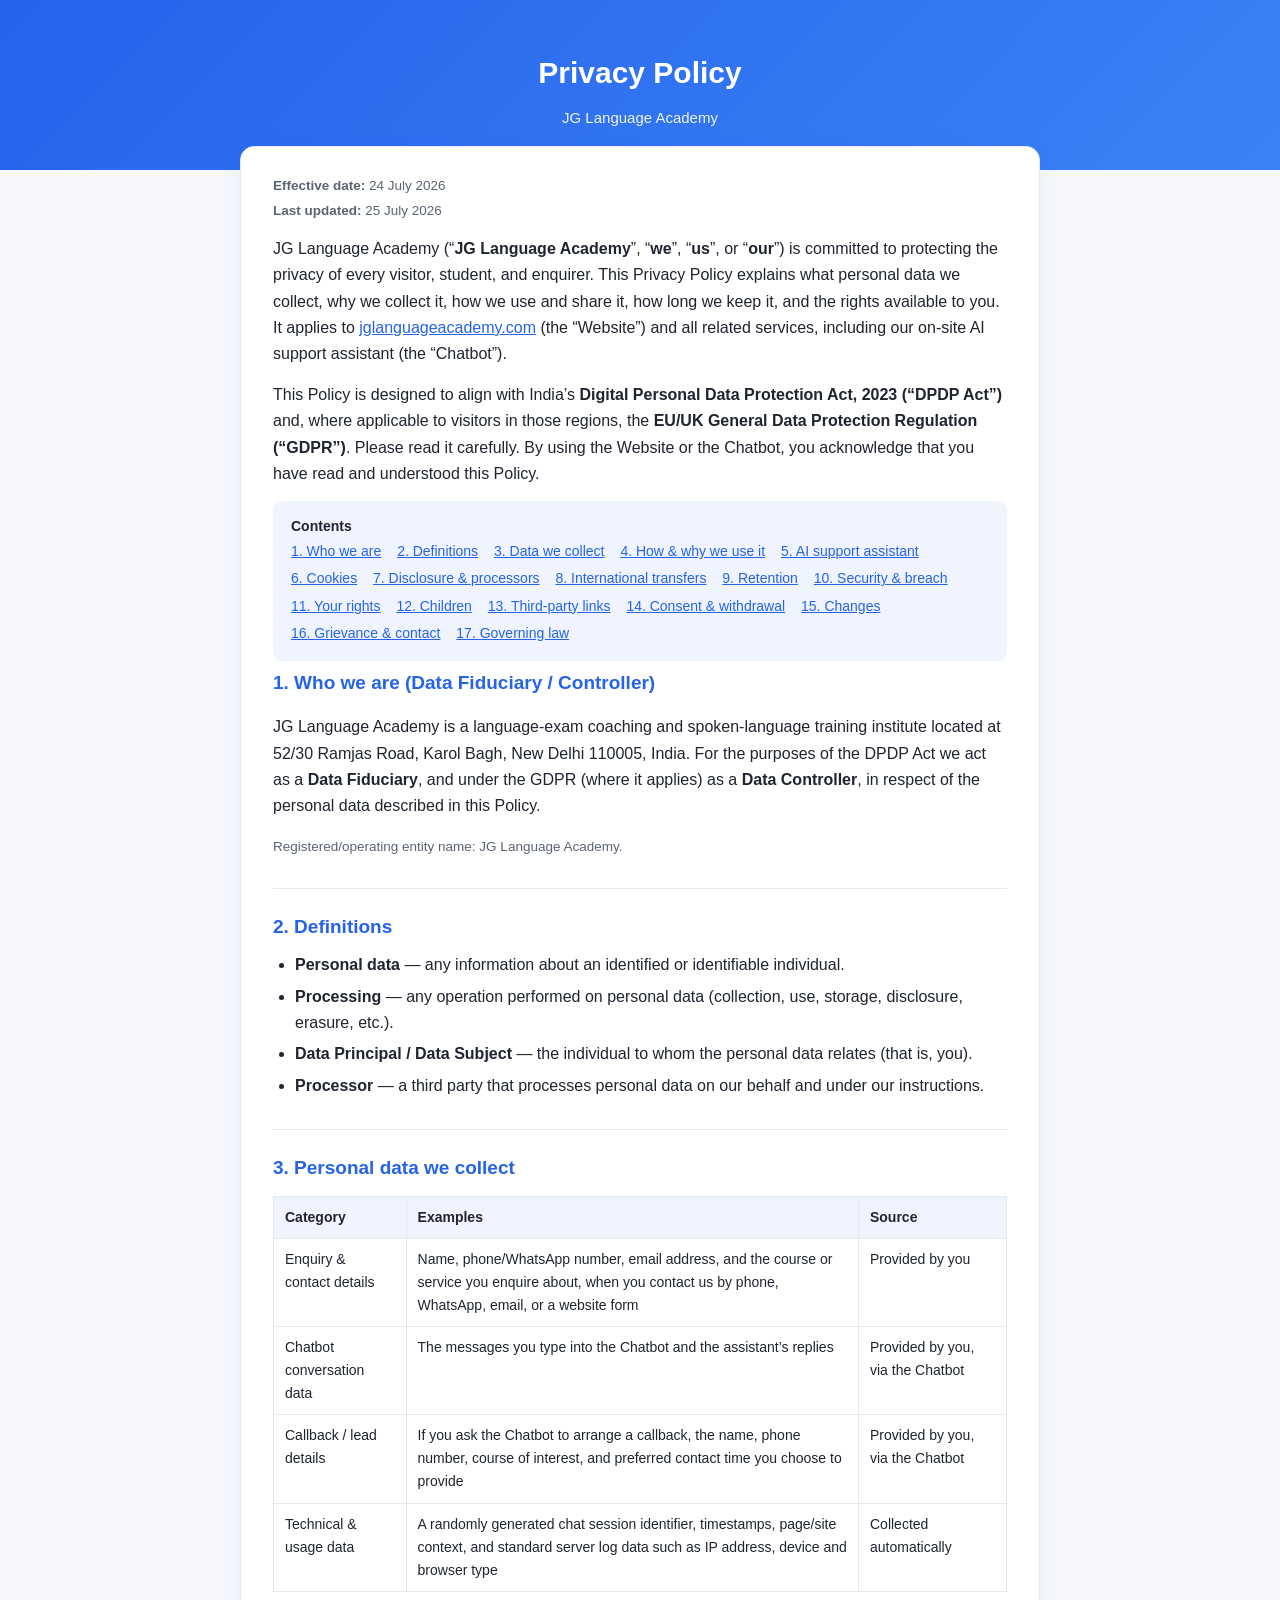
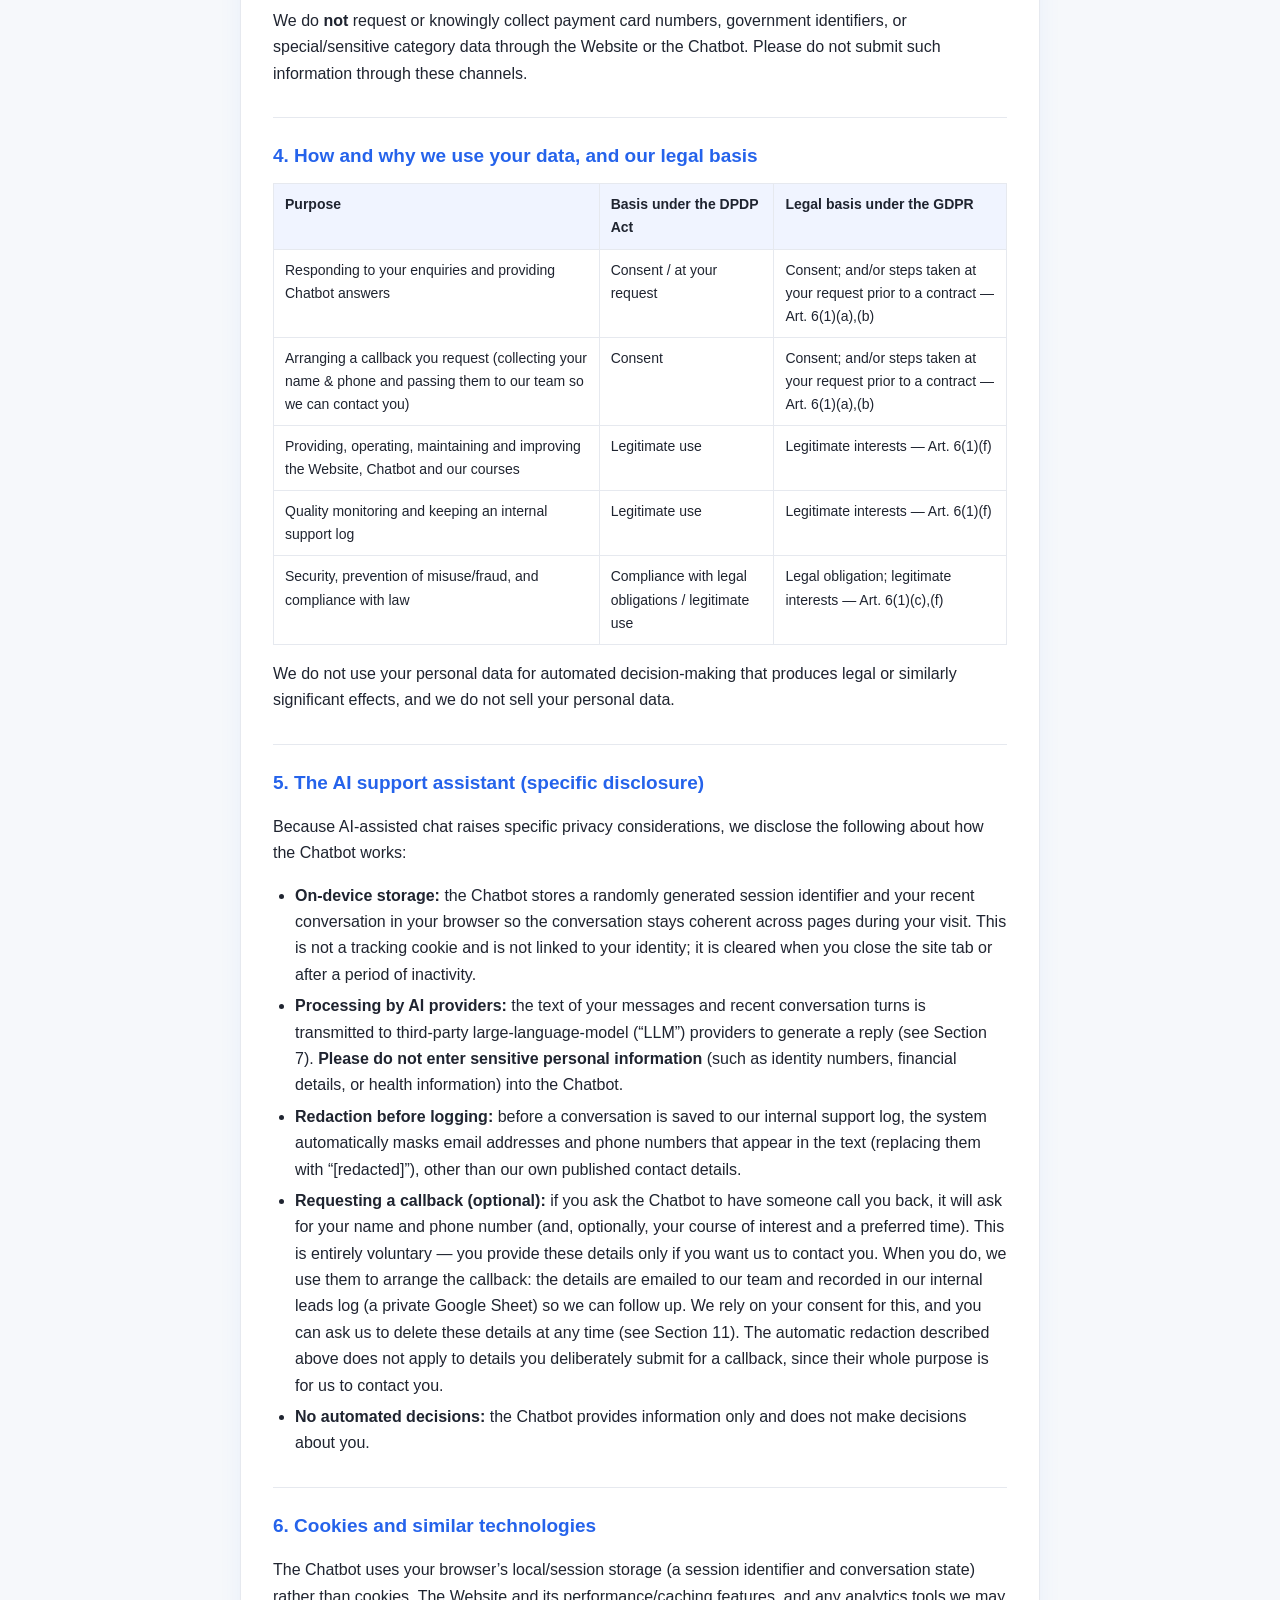
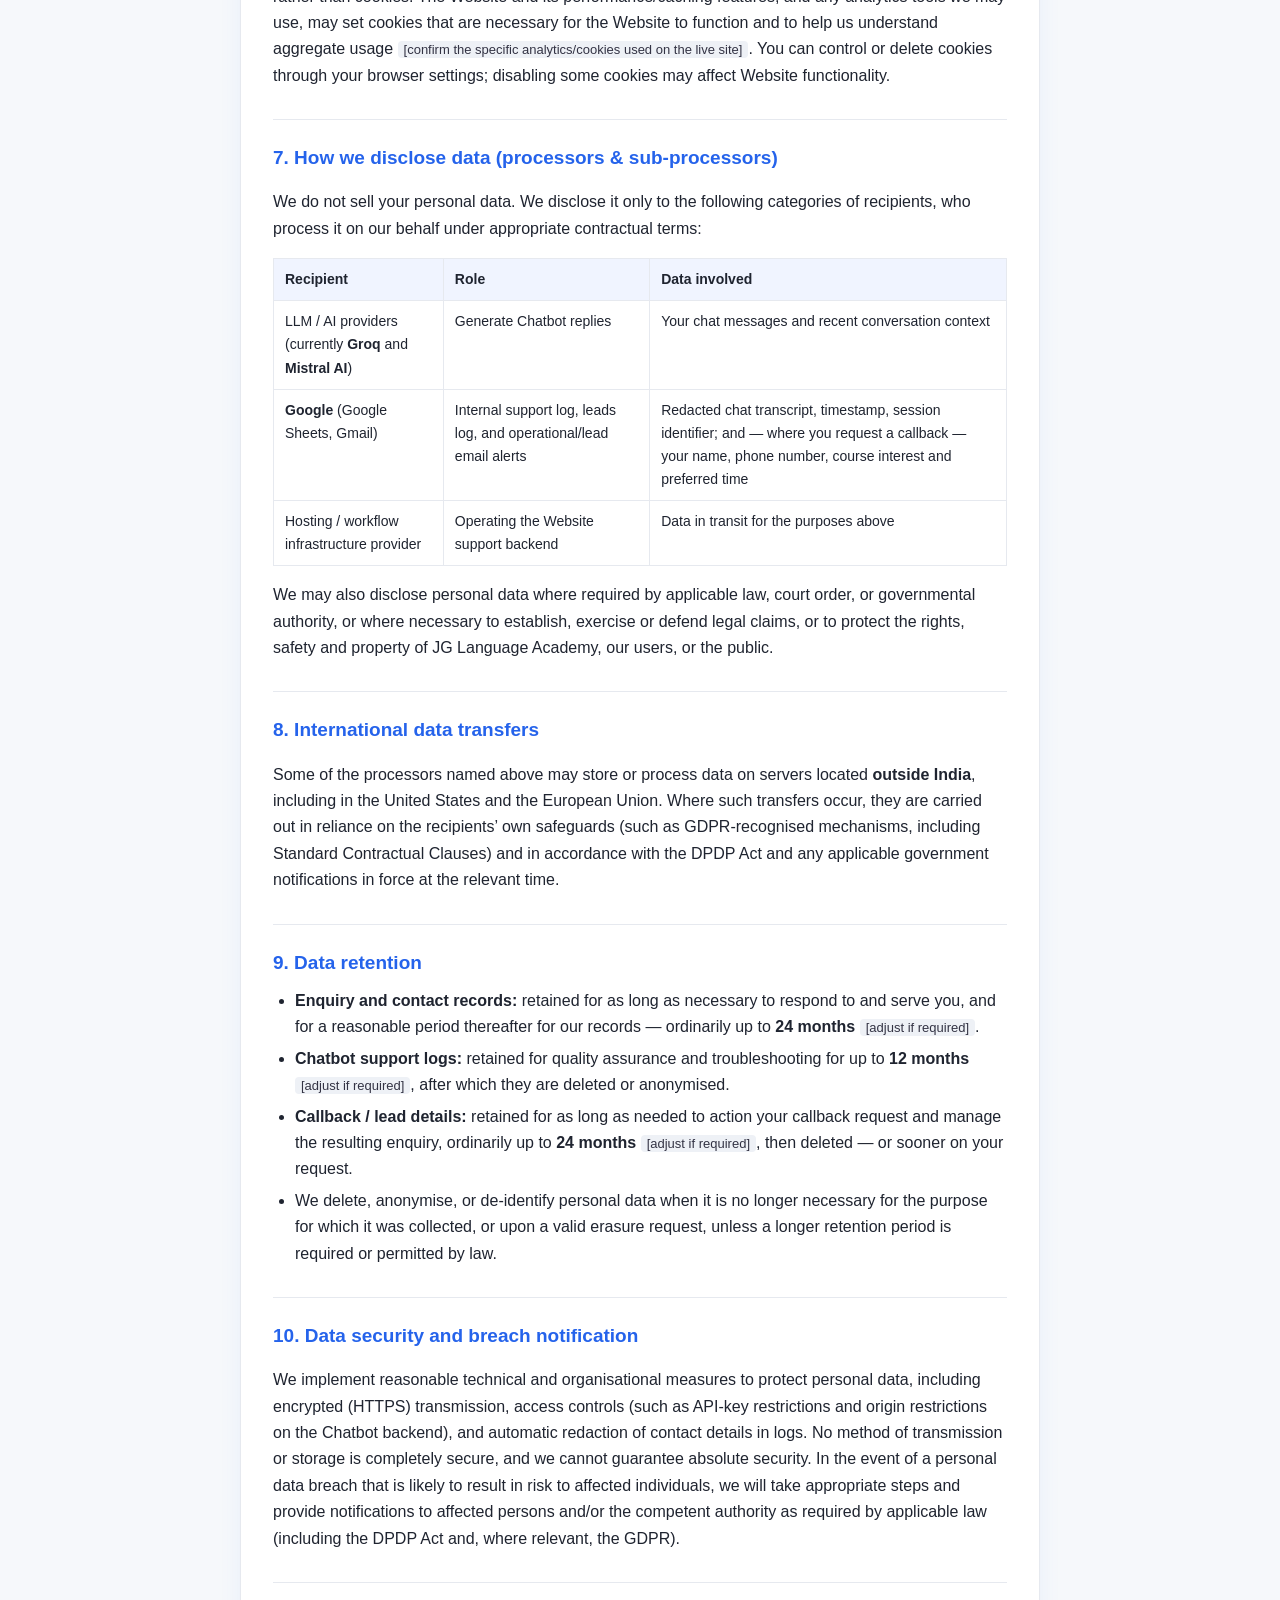
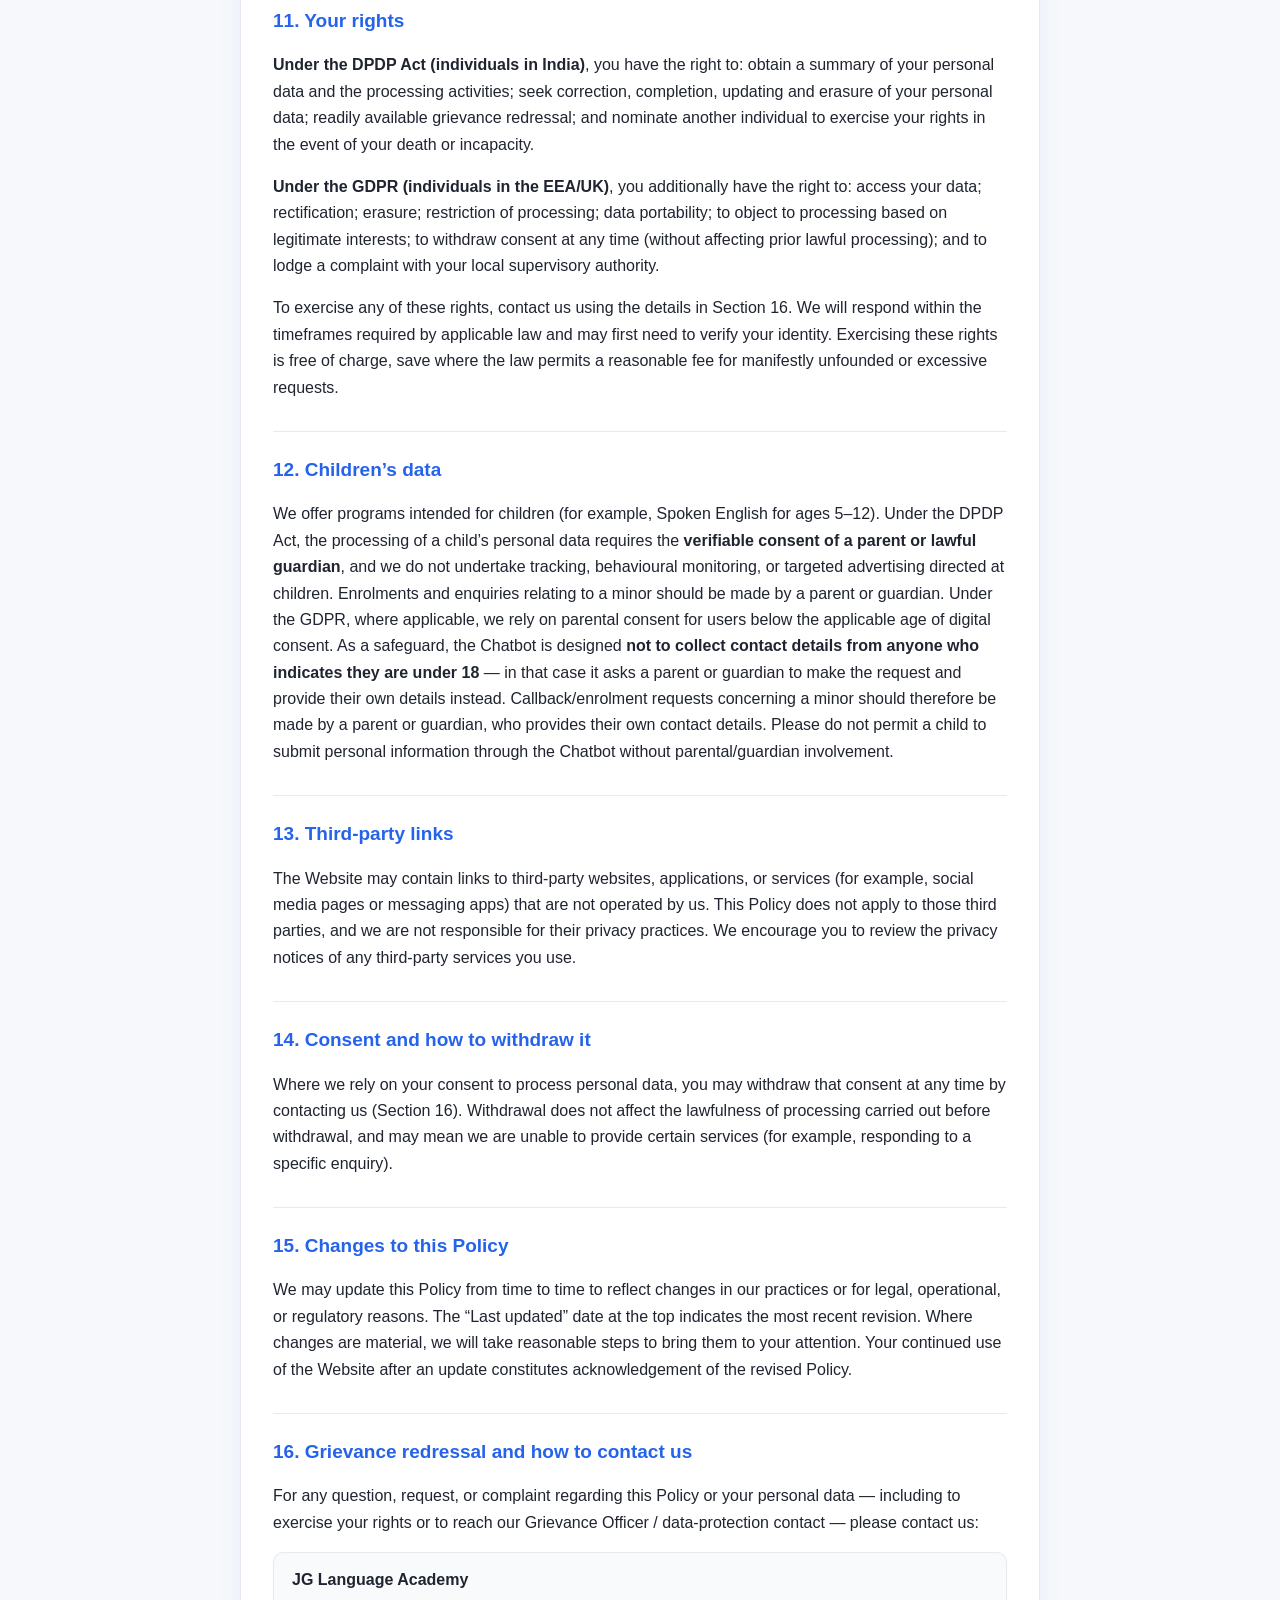
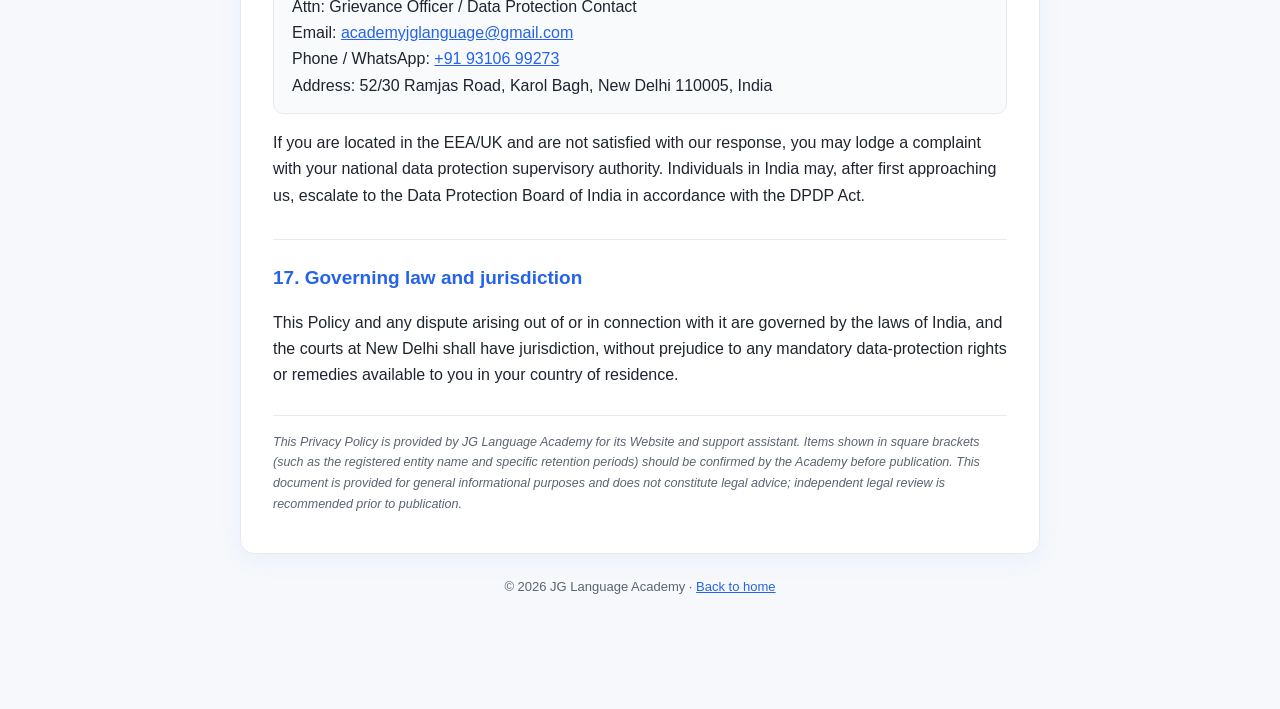
<file: privacy-policy/index.html>
<!doctype html>
<html lang="en">
<head>
<meta charset="utf-8" />
<meta name="viewport" content="width=device-width, initial-scale=1" />
<title>Privacy Policy — JG Language Academy</title>
<meta name="description" content="Privacy Policy of JG Language Academy: how we collect, use, disclose, transfer, retain and protect personal data, including data processed by our website support assistant. Aligned with India's Digital Personal Data Protection Act, 2023 and the EU/UK GDPR." />
<meta name="robots" content="index,follow" />
<style>
  :root{--accent:#2563eb;--accent-light:#3b82f6;--ink:#1f2430;--muted:#5b6472;--line:#e6e9ef;--bg:#f6f8fb;}
  *{box-sizing:border-box;}
  body{font-family:-apple-system,BlinkMacSystemFont,"Segoe UI",Roboto,Helvetica,Arial,sans-serif;margin:0;background:var(--bg);color:var(--ink);line-height:1.65;}
  a{color:var(--accent);}
  .hero{background:linear-gradient(135deg,var(--accent),var(--accent-light));color:#fff;padding:48px 20px 40px;text-align:center;}
  .hero h1{margin:0 0 8px;font-size:30px;}
  .hero p{margin:0;opacity:.92;font-size:15px;}
  .wrap{max-width:840px;margin:-24px auto 72px;padding:0 20px;}
  .card{background:#fff;border:1px solid var(--line);border-radius:14px;padding:26px 32px;box-shadow:0 6px 24px rgba(37,99,235,.06);}
  .card h2{font-size:19px;margin:30px 0 10px;color:var(--accent);border-top:1px solid var(--line);padding-top:22px;scroll-margin-top:16px;}
  .card h2:first-of-type{border-top:none;padding-top:0;margin-top:6px;}
  .card h3{font-size:15.5px;margin:18px 0 6px;}
  .meta{font-size:13.5px;color:var(--muted);margin:2px 0;}
  .lead{margin:14px 0 6px;}
  table{width:100%;border-collapse:collapse;margin:12px 0;font-size:14px;}
  th,td{border:1px solid var(--line);padding:9px 11px;text-align:left;vertical-align:top;}
  th{background:#f0f4ff;font-weight:600;}
  ul,ol{margin:8px 0;padding-left:22px;}
  li{margin-bottom:5px;}
  .toc{background:#f0f4ff;border-radius:10px;padding:14px 18px;font-size:14px;margin-top:14px;}
  .toc a{display:inline-block;margin:2px 12px 2px 0;}
  code,.ph{background:#eef1f6;padding:1px 6px;border-radius:4px;font-size:13px;color:#334;}
  .contact-box{background:#f8fafc;border:1px solid var(--line);border-radius:10px;padding:14px 18px;margin:12px 0;}
  .fine{font-size:12.5px;color:var(--muted);font-style:italic;margin-top:26px;border-top:1px solid var(--line);padding-top:16px;}
  footer{text-align:center;color:var(--muted);font-size:13px;padding:22px 20px 40px;}
  @media(max-width:560px){
    .card{padding:22px 18px;}
    .toc a{margin:2px 8px 2px 0;}
    table{display:block;overflow-x:auto;-webkit-overflow-scrolling:touch;}
    th,td{min-width:120px;}
  }
</style>
</head>
<body>
  <div class="hero">
    <h1>Privacy Policy</h1>
    <p>JG Language Academy</p>
  </div>
  <div class="wrap">
    <div class="card">
      <p class="meta"><strong>Effective date:</strong> 24 July 2026</p>
      <p class="meta"><strong>Last updated:</strong> 25 July 2026</p>

      <p class="lead">JG Language Academy (“<strong>JG Language Academy</strong>”, “<strong>we</strong>”, “<strong>us</strong>”, or “<strong>our</strong>”) is committed to protecting the privacy of every visitor, student, and enquirer. This Privacy Policy explains what personal data we collect, why we collect it, how we use and share it, how long we keep it, and the rights available to you. It applies to <a href="https://jglanguageacademy.com">jglanguageacademy.com</a> (the “Website”) and all related services, including our on-site AI support assistant (the “Chatbot”).</p>
      <p class="lead">This Policy is designed to align with India’s <strong>Digital Personal Data Protection Act, 2023 (“DPDP Act”)</strong> and, where applicable to visitors in those regions, the <strong>EU/UK General Data Protection Regulation (“GDPR”)</strong>. Please read it carefully. By using the Website or the Chatbot, you acknowledge that you have read and understood this Policy.</p>

      <div class="toc">
        <strong>Contents</strong><br>
        <a href="#who">1. Who we are</a>
        <a href="#definitions">2. Definitions</a>
        <a href="#collect">3. Data we collect</a>
        <a href="#use">4. How &amp; why we use it</a>
        <a href="#chatbot">5. AI support assistant</a>
        <a href="#cookies">6. Cookies</a>
        <a href="#share">7. Disclosure &amp; processors</a>
        <a href="#transfer">8. International transfers</a>
        <a href="#retention">9. Retention</a>
        <a href="#security">10. Security &amp; breach</a>
        <a href="#rights">11. Your rights</a>
        <a href="#children">12. Children</a>
        <a href="#links">13. Third-party links</a>
        <a href="#consent">14. Consent &amp; withdrawal</a>
        <a href="#changes">15. Changes</a>
        <a href="#grievance">16. Grievance &amp; contact</a>
        <a href="#law">17. Governing law</a>
      </div>

      <h2 id="who">1. Who we are (Data Fiduciary / Controller)</h2>
      <p>JG Language Academy is a language-exam coaching and spoken-language training institute located at 52/30 Ramjas Road, Karol Bagh, New Delhi 110005, India. For the purposes of the DPDP Act we act as a <strong>Data Fiduciary</strong>, and under the GDPR (where it applies) as a <strong>Data Controller</strong>, in respect of the personal data described in this Policy.</p>
      <p class="meta">Registered/operating entity name: JG Language Academy.</p>

      <h2 id="definitions">2. Definitions</h2>
      <ul>
        <li><strong>Personal data</strong> — any information about an identified or identifiable individual.</li>
        <li><strong>Processing</strong> — any operation performed on personal data (collection, use, storage, disclosure, erasure, etc.).</li>
        <li><strong>Data Principal / Data Subject</strong> — the individual to whom the personal data relates (that is, you).</li>
        <li><strong>Processor</strong> — a third party that processes personal data on our behalf and under our instructions.</li>
      </ul>

      <h2 id="collect">3. Personal data we collect</h2>
      <table>
        <tr><th>Category</th><th>Examples</th><th>Source</th></tr>
        <tr><td>Enquiry &amp; contact details</td><td>Name, phone/WhatsApp number, email address, and the course or service you enquire about, when you contact us by phone, WhatsApp, email, or a website form</td><td>Provided by you</td></tr>
        <tr><td>Chatbot conversation data</td><td>The messages you type into the Chatbot and the assistant’s replies</td><td>Provided by you, via the Chatbot</td></tr>
        <tr><td>Callback / lead details</td><td>If you ask the Chatbot to arrange a callback, the name, phone number, course of interest, and preferred contact time you choose to provide</td><td>Provided by you, via the Chatbot</td></tr>
        <tr><td>Technical &amp; usage data</td><td>A randomly generated chat session identifier, timestamps, page/site context, and standard server log data such as IP address, device and browser type</td><td>Collected automatically</td></tr>
      </table>
      <p>We do <strong>not</strong> request or knowingly collect payment card numbers, government identifiers, or special/sensitive category data through the Website or the Chatbot. Please do not submit such information through these channels.</p>

      <h2 id="use">4. How and why we use your data, and our legal basis</h2>
      <table>
        <tr><th>Purpose</th><th>Basis under the DPDP Act</th><th>Legal basis under the GDPR</th></tr>
        <tr><td>Responding to your enquiries and providing Chatbot answers</td><td>Consent / at your request</td><td>Consent; and/or steps taken at your request prior to a contract — Art. 6(1)(a),(b)</td></tr>
        <tr><td>Arranging a callback you request (collecting your name &amp; phone and passing them to our team so we can contact you)</td><td>Consent</td><td>Consent; and/or steps taken at your request prior to a contract — Art. 6(1)(a),(b)</td></tr>
        <tr><td>Providing, operating, maintaining and improving the Website, Chatbot and our courses</td><td>Legitimate use</td><td>Legitimate interests — Art. 6(1)(f)</td></tr>
        <tr><td>Quality monitoring and keeping an internal support log</td><td>Legitimate use</td><td>Legitimate interests — Art. 6(1)(f)</td></tr>
        <tr><td>Security, prevention of misuse/fraud, and compliance with law</td><td>Compliance with legal obligations / legitimate use</td><td>Legal obligation; legitimate interests — Art. 6(1)(c),(f)</td></tr>
      </table>
      <p>We do not use your personal data for automated decision-making that produces legal or similarly significant effects, and we do not sell your personal data.</p>

      <h2 id="chatbot">5. The AI support assistant (specific disclosure)</h2>
      <p>Because AI-assisted chat raises specific privacy considerations, we disclose the following about how the Chatbot works:</p>
      <ul>
        <li><strong>On-device storage:</strong> the Chatbot stores a randomly generated session identifier and your recent conversation in your browser so the conversation stays coherent across pages during your visit. This is not a tracking cookie and is not linked to your identity; it is cleared when you close the site tab or after a period of inactivity.</li>
        <li><strong>Processing by AI providers:</strong> the text of your messages and recent conversation turns is transmitted to third-party large-language-model (“LLM”) providers to generate a reply (see Section 7). <strong>Please do not enter sensitive personal information</strong> (such as identity numbers, financial details, or health information) into the Chatbot.</li>
        <li><strong>Redaction before logging:</strong> before a conversation is saved to our internal support log, the system automatically masks email addresses and phone numbers that appear in the text (replacing them with “[redacted]”), other than our own published contact details.</li>
        <li><strong>Requesting a callback (optional):</strong> if you ask the Chatbot to have someone call you back, it will ask for your name and phone number (and, optionally, your course of interest and a preferred time). This is entirely voluntary — you provide these details only if you want us to contact you. When you do, we use them to arrange the callback: the details are emailed to our team and recorded in our internal leads log (a private Google Sheet) so we can follow up. We rely on your consent for this, and you can ask us to delete these details at any time (see Section 11). The automatic redaction described above does not apply to details you deliberately submit for a callback, since their whole purpose is for us to contact you.</li>
        <li><strong>No automated decisions:</strong> the Chatbot provides information only and does not make decisions about you.</li>
      </ul>

      <h2 id="cookies">6. Cookies and similar technologies</h2>
      <p>The Chatbot uses your browser’s local/session storage (a session identifier and conversation state) rather than cookies. The Website and its performance/caching features, and any analytics tools we may use, may set cookies that are necessary for the Website to function and to help us understand aggregate usage <span class="ph">[confirm the specific analytics/cookies used on the live site]</span>. You can control or delete cookies through your browser settings; disabling some cookies may affect Website functionality.</p>

      <h2 id="share">7. How we disclose data (processors &amp; sub-processors)</h2>
      <p>We do not sell your personal data. We disclose it only to the following categories of recipients, who process it on our behalf under appropriate contractual terms:</p>
      <table>
        <tr><th>Recipient</th><th>Role</th><th>Data involved</th></tr>
        <tr><td>LLM / AI providers (currently <strong>Groq</strong> and <strong>Mistral AI</strong>)</td><td>Generate Chatbot replies</td><td>Your chat messages and recent conversation context</td></tr>
        <tr><td><strong>Google</strong> (Google Sheets, Gmail)</td><td>Internal support log, leads log, and operational/lead email alerts</td><td>Redacted chat transcript, timestamp, session identifier; and — where you request a callback — your name, phone number, course interest and preferred time</td></tr>
        <tr><td>Hosting / workflow infrastructure provider</td><td>Operating the Website support backend</td><td>Data in transit for the purposes above</td></tr>
      </table>
      <p>We may also disclose personal data where required by applicable law, court order, or governmental authority, or where necessary to establish, exercise or defend legal claims, or to protect the rights, safety and property of JG Language Academy, our users, or the public.</p>

      <h2 id="transfer">8. International data transfers</h2>
      <p>Some of the processors named above may store or process data on servers located <strong>outside India</strong>, including in the United States and the European Union. Where such transfers occur, they are carried out in reliance on the recipients’ own safeguards (such as GDPR-recognised mechanisms, including Standard Contractual Clauses) and in accordance with the DPDP Act and any applicable government notifications in force at the relevant time.</p>

      <h2 id="retention">9. Data retention</h2>
      <ul>
        <li><strong>Enquiry and contact records:</strong> retained for as long as necessary to respond to and serve you, and for a reasonable period thereafter for our records — ordinarily up to <strong>24 months</strong> <span class="ph">[adjust if required]</span>.</li>
        <li><strong>Chatbot support logs:</strong> retained for quality assurance and troubleshooting for up to <strong>12 months</strong> <span class="ph">[adjust if required]</span>, after which they are deleted or anonymised.</li>
        <li><strong>Callback / lead details:</strong> retained for as long as needed to action your callback request and manage the resulting enquiry, ordinarily up to <strong>24 months</strong> <span class="ph">[adjust if required]</span>, then deleted — or sooner on your request.</li>
        <li>We delete, anonymise, or de-identify personal data when it is no longer necessary for the purpose for which it was collected, or upon a valid erasure request, unless a longer retention period is required or permitted by law.</li>
      </ul>

      <h2 id="security">10. Data security and breach notification</h2>
      <p>We implement reasonable technical and organisational measures to protect personal data, including encrypted (HTTPS) transmission, access controls (such as API-key restrictions and origin restrictions on the Chatbot backend), and automatic redaction of contact details in logs. No method of transmission or storage is completely secure, and we cannot guarantee absolute security. In the event of a personal data breach that is likely to result in risk to affected individuals, we will take appropriate steps and provide notifications to affected persons and/or the competent authority as required by applicable law (including the DPDP Act and, where relevant, the GDPR).</p>

      <h2 id="rights">11. Your rights</h2>
      <p><strong>Under the DPDP Act (individuals in India)</strong>, you have the right to: obtain a summary of your personal data and the processing activities; seek correction, completion, updating and erasure of your personal data; readily available grievance redressal; and nominate another individual to exercise your rights in the event of your death or incapacity.</p>
      <p><strong>Under the GDPR (individuals in the EEA/UK)</strong>, you additionally have the right to: access your data; rectification; erasure; restriction of processing; data portability; to object to processing based on legitimate interests; to withdraw consent at any time (without affecting prior lawful processing); and to lodge a complaint with your local supervisory authority.</p>
      <p>To exercise any of these rights, contact us using the details in Section 16. We will respond within the timeframes required by applicable law and may first need to verify your identity. Exercising these rights is free of charge, save where the law permits a reasonable fee for manifestly unfounded or excessive requests.</p>

      <h2 id="children">12. Children’s data</h2>
      <p>We offer programs intended for children (for example, Spoken English for ages 5–12). Under the DPDP Act, the processing of a child’s personal data requires the <strong>verifiable consent of a parent or lawful guardian</strong>, and we do not undertake tracking, behavioural monitoring, or targeted advertising directed at children. Enrolments and enquiries relating to a minor should be made by a parent or guardian. Under the GDPR, where applicable, we rely on parental consent for users below the applicable age of digital consent. As a safeguard, the Chatbot is designed <strong>not to collect contact details from anyone who indicates they are under 18</strong> — in that case it asks a parent or guardian to make the request and provide their own details instead. Callback/enrolment requests concerning a minor should therefore be made by a parent or guardian, who provides their own contact details. Please do not permit a child to submit personal information through the Chatbot without parental/guardian involvement.</p>

      <h2 id="links">13. Third-party links</h2>
      <p>The Website may contain links to third-party websites, applications, or services (for example, social media pages or messaging apps) that are not operated by us. This Policy does not apply to those third parties, and we are not responsible for their privacy practices. We encourage you to review the privacy notices of any third-party services you use.</p>

      <h2 id="consent">14. Consent and how to withdraw it</h2>
      <p>Where we rely on your consent to process personal data, you may withdraw that consent at any time by contacting us (Section 16). Withdrawal does not affect the lawfulness of processing carried out before withdrawal, and may mean we are unable to provide certain services (for example, responding to a specific enquiry).</p>

      <h2 id="changes">15. Changes to this Policy</h2>
      <p>We may update this Policy from time to time to reflect changes in our practices or for legal, operational, or regulatory reasons. The “Last updated” date at the top indicates the most recent revision. Where changes are material, we will take reasonable steps to bring them to your attention. Your continued use of the Website after an update constitutes acknowledgement of the revised Policy.</p>

      <h2 id="grievance">16. Grievance redressal and how to contact us</h2>
      <p>For any question, request, or complaint regarding this Policy or your personal data — including to exercise your rights or to reach our Grievance Officer / data-protection contact — please contact us:</p>
      <div class="contact-box">
        <strong>JG Language Academy</strong><br>
        Attn: Grievance Officer / Data Protection Contact<br>
        Email: <a href="mailto:academyjglanguage@gmail.com">academyjglanguage@gmail.com</a><br>
        Phone / WhatsApp: <a href="tel:+919310699273">+91 93106 99273</a><br>
        Address: 52/30 Ramjas Road, Karol Bagh, New Delhi 110005, India
      </div>
      <p>If you are located in the EEA/UK and are not satisfied with our response, you may lodge a complaint with your national data protection supervisory authority. Individuals in India may, after first approaching us, escalate to the Data Protection Board of India in accordance with the DPDP Act.</p>

      <h2 id="law">17. Governing law and jurisdiction</h2>
      <p>This Policy and any dispute arising out of or in connection with it are governed by the laws of India, and the courts at New Delhi shall have jurisdiction, without prejudice to any mandatory data-protection rights or remedies available to you in your country of residence.</p>

      <p class="fine">This Privacy Policy is provided by JG Language Academy for its Website and support assistant. Items shown in square brackets (such as the registered entity name and specific retention periods) should be confirmed by the Academy before publication. This document is provided for general informational purposes and does not constitute legal advice; independent legal review is recommended prior to publication.</p>
    </div>
    <footer>© 2026 JG Language Academy · <a href="../index.html">Back to home</a></footer>
  </div>
</body>
</html>
</file>
